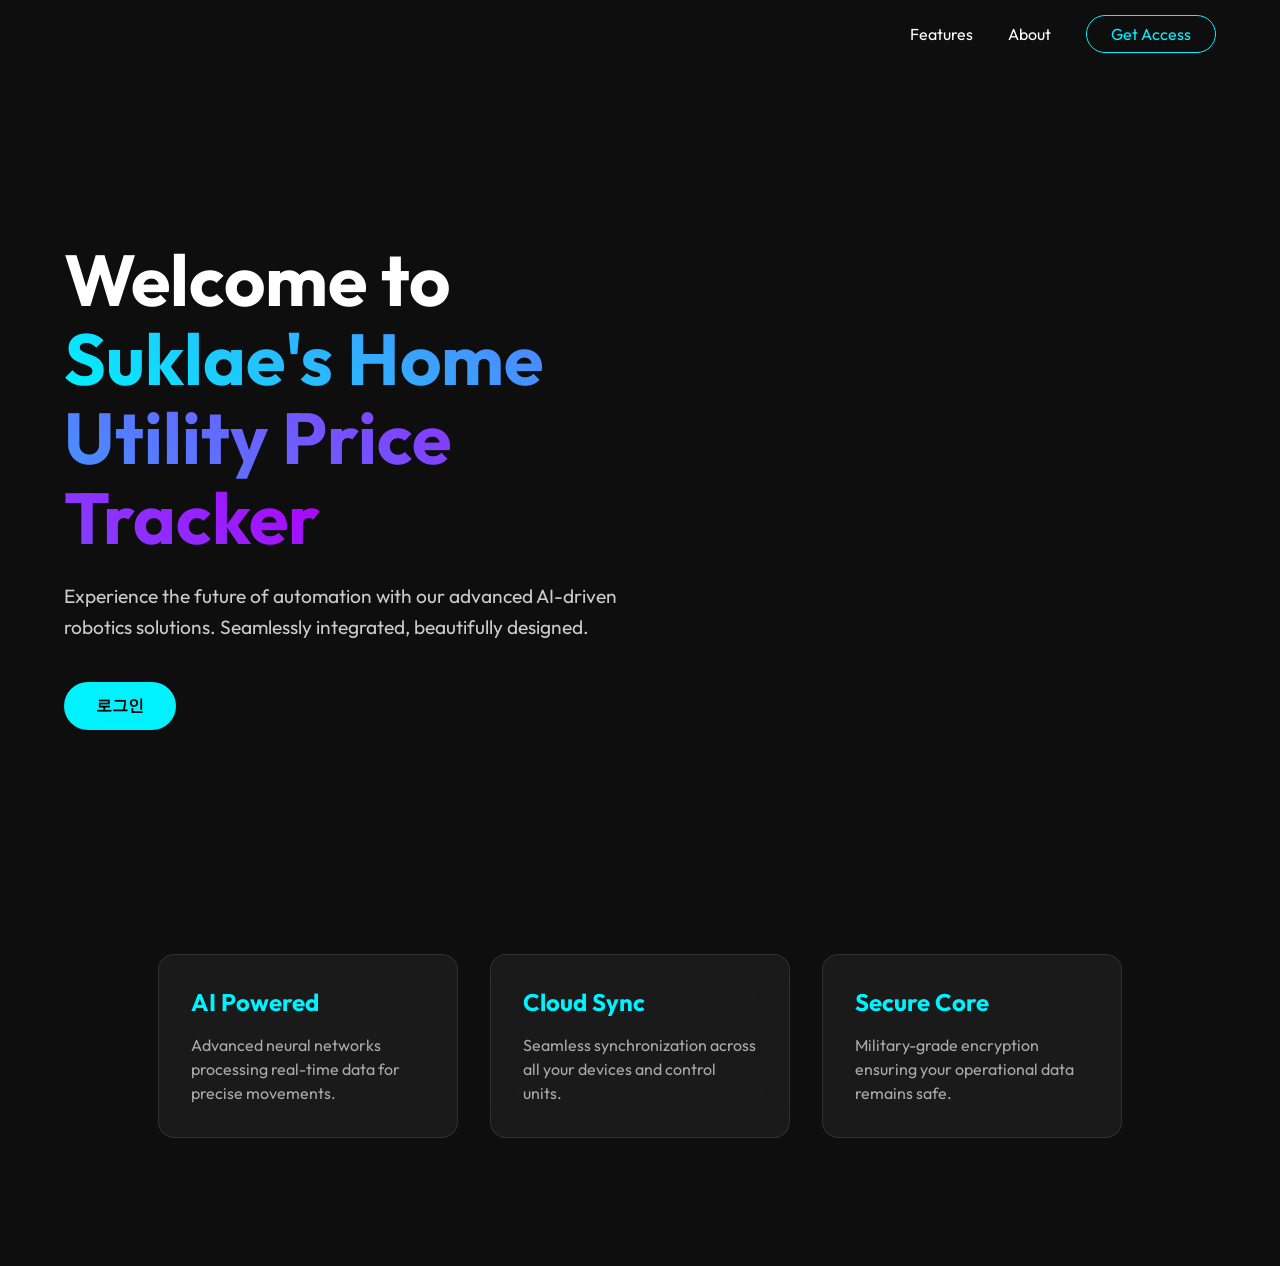
<file: Antigravitiy_Project/landing-page-robot/index.html>
<!DOCTYPE html>
<html lang="en">

<head>
    <meta charset="UTF-8">
    <meta name="viewport" content="width=device-width, initial-scale=1.0">
    <title>Robot AI - Future Tech</title>
    <link rel="preconnect" href="https://fonts.googleapis.com">
    <link rel="preconnect" href="https://fonts.gstatic.com" crossorigin>
    <link href="https://fonts.googleapis.com/css2?family=Outfit:wght@300;400;600;700&display=swap" rel="stylesheet">
    <link rel="stylesheet" href="style.css">
</head>

<body>
    <nav class="navbar">
        <div class="nav-links">
            <a href="#features">Features</a>
            <a href="#about">About</a>
            <a href="#contact" class="btn-primary">Get Access</a>
        </div>
    </nav>

    <main>
        <section class="hero">
            <div class="hero-content">
                <h1>Welcome to <br><span class="gradient-text">Suklae's Home Utility Price Tracker</span></h1>
                <p>Experience the future of automation with our advanced AI-driven robotics solutions. Seamlessly
                    integrated, beautifully designed.</p>
                <div class="cta-group">
                    <button class="btn-primary">로그인</button>
                </div>
            </div>
            <div class="spline-container">
                <iframe src='https://my.spline.design/r4xbot-Eh40QDkikcEogtX8UA2VpP3S/' frameborder='0' width='100%'
                    height='100%'></iframe>
            </div>
        </section>

        <section class="features" id="features">
            <div class="feature-card">
                <h3>AI Powered</h3>
                <p>Advanced neural networks processing real-time data for precise movements.</p>
            </div>
            <div class="feature-card">
                <h3>Cloud Sync</h3>
                <p>Seamless synchronization across all your devices and control units.</p>
            </div>
            <div class="feature-card">
                <h3>Secure Core</h3>
                <p>Military-grade encryption ensuring your operational data remains safe.</p>
            </div>
        </section>
    </main>

    <div id="loginModal" class="modal">
        <div class="modal-content">
            <span class="close-btn">&times;</span>
            <h2>Login</h2>
            <form id="loginForm">
                <div class="form-group">
                    <label for="username">ID</label>
                    <input type="text" id="username" name="username" value="suklae" placeholder="Enter your ID">
                </div>
                <div class="form-group">
                    <label for="password">Password</label>
                    <div class="password-wrapper">
                        <input type="password" id="password" name="password" placeholder="Enter your Password">
                        <span id="passwordToggle" class="password-toggle">
                            <svg viewBox="0 0 24 24" fill="none" stroke="currentColor" stroke-width="2"
                                stroke-linecap="round" stroke-linejoin="round" class="eye-icon">
                                <path d="M1 12s4-8 11-8 11 8 11 8-4 8-11 8-11-8-11-8z"></path>
                                <circle cx="12" cy="12" r="3"></circle>
                            </svg>
                        </span>
                    </div>
                </div>
                <div id="loginError" class="error-msg"></div>
                <button type="submit" class="btn-primary">Submit</button>
            </form>
        </div>
    </div>

    <script src="script.js"></script>
</body>

</html>
</file>
<file: Antigravitiy_Project/landing-page-robot/style.css>
:root {
    --bg-color: #0e0e0e;
    --text-color: #ffffff;
    --primary-color: #00f2ff;
    --secondary-color: #b000ff;
    --glass-bg: rgba(255, 255, 255, 0.05);
    --glass-border: rgba(255, 255, 255, 0.1);
    --font-main: 'Outfit', sans-serif;
}

* {
    margin: 0;
    padding: 0;
    box-sizing: border-box;
}

body {
    background-color: var(--bg-color);
    color: var(--text-color);
    font-family: var(--font-main);
    overflow-x: hidden;
}

.navbar {
    display: flex;
    justify-content: flex-end;
    align-items: center;
    padding: 1.5rem 5%;
    position: fixed;
    width: 100%;
    top: 0;
    z-index: 1000;
    backdrop-filter: blur(10px);
    background: rgba(14, 14, 14, 0.5);
}

.logo {
    font-size: 1.5rem;
    font-weight: 700;
    letter-spacing: 1px;
}

.highlight {
    color: var(--primary-color);
}

.nav-links a {
    color: var(--text-color);
    text-decoration: none;
    margin-left: 2rem;
    font-weight: 400;
    transition: color 0.3s;
}

.nav-links a:hover {
    color: var(--primary-color);
}

.nav-links .btn-primary {
    background: transparent;
    border: 1px solid var(--primary-color);
    padding: 0.5rem 1.5rem;
    border-radius: 2rem;
    color: var(--primary-color);
}

.nav-links .btn-primary:hover {
    background: var(--primary-color);
    color: #000;
}

main {
    padding-top: 80px;
}

.hero {
    display: flex;
    align-items: center;
    justify-content: space-between;
    height: 90vh;
    padding: 0 5%;
    position: relative;
}

.hero-content {
    flex: 1;
    z-index: 2;
    max-width: 600px;
}

.hero h1 {
    font-size: 4.5rem;
    line-height: 1.1;
    margin-bottom: 1.5rem;
}

.gradient-text {
    background: linear-gradient(45deg, var(--primary-color), var(--secondary-color));
    -webkit-background-clip: text;
    background-clip: text;
    -webkit-text-fill-color: transparent;
}

.hero p {
    font-size: 1.2rem;
    color: #cccccc;
    margin-bottom: 2.5rem;
    line-height: 1.6;
}

.cta-group {
    display: flex;
    gap: 1rem;
}

button {
    cursor: pointer;
    font-family: var(--font-main);
    font-size: 1rem;
    padding: 0.8rem 2rem;
    border-radius: 2rem;
    border: none;
    transition: all 0.3s ease;
}

.btn-primary {
    background: var(--primary-color);
    color: #000;
    font-weight: 600;
}

.btn-primary:hover {
    box-shadow: 0 0 20px rgba(0, 242, 255, 0.4);
    transform: translateY(-2px);
}

.btn-secondary {
    background: transparent;
    border: 1px solid rgba(255, 255, 255, 0.3);
    color: #fff;
}

.btn-secondary:hover {
    border-color: #fff;
    background: rgba(255, 255, 255, 0.1);
}

.spline-container {
    position: absolute;
    right: -10%;
    top: 50%;
    transform: translateY(-50%);
    width: 65%;
    height: 100%;
    z-index: 1;
}

.features {
    display: flex;
    justify-content: center;
    gap: 2rem;
    padding: 4rem 5%;
    margin-bottom: 4rem;
    position: relative;
    z-index: 2;
}

.feature-card {
    background: var(--glass-bg);
    border: 1px solid var(--glass-border);
    padding: 2rem;
    border-radius: 1rem;
    backdrop-filter: blur(20px);
    width: 300px;
    transition: transform 0.3s ease;
}

.feature-card:hover {
    transform: translateY(-10px);
    background: rgba(255, 255, 255, 0.08);
}

.feature-card h3 {
    font-size: 1.5rem;
    margin-bottom: 1rem;
    color: var(--primary-color);
}

.feature-card p {
    color: #aaa;
    line-height: 1.5;
}

@media (max-width: 900px) {
    .hero {
        flex-direction: column;
        justify-content: center;
        text-align: center;
        height: auto;
        padding-top: 4rem;
    }

    .spline-container {
        position: relative;
        width: 100%;
        height: 500px;
        right: 0;
        top: 0;
        transform: none;
        margin-top: 2rem;
    }

    .hero-content {
        margin: 0 auto;
    }

    .hero h1 {
        font-size: 3rem;
    }

    .cta-group {
        justify-content: center;
    }

    .features {
        flex-direction: column;
        align-items: center;
    }
}

/* Modal Styles */
.modal {
    display: none;
    position: fixed;
    z-index: 2000;
    left: 0;
    top: 0;
    width: 100%;
    height: 100%;
    overflow: auto;
    background-color: rgba(0, 0, 0, 0.7);
    backdrop-filter: blur(5px);
    justify-content: center;
    align-items: center;
}

.modal-content {
    background: rgba(20, 20, 20, 0.9);
    border: 1px solid var(--primary-color);
    margin: 15% auto;
    padding: 3rem;
    width: 90%;
    max-width: 400px;
    border-radius: 1rem;
    box-shadow: 0 0 30px rgba(0, 242, 255, 0.2);
    position: relative;
    animation: fadeIn 0.4s ease-out;
}

@keyframes fadeIn {
    from {
        opacity: 0;
        transform: scale(0.9);
    }

    to {
        opacity: 1;
        transform: scale(1);
    }
}

.close-btn {
    color: #aaa;
    float: right;
    font-size: 28px;
    font-weight: bold;
    cursor: pointer;
    position: absolute;
    right: 20px;
    top: 10px;
    transition: color 0.3s;
}

.close-btn:hover,
.close-btn:focus {
    color: var(--primary-color);
    text-decoration: none;
    cursor: pointer;
}

.modal h2 {
    text-align: center;
    margin-bottom: 2rem;
    color: var(--primary-color);
}

.form-group {
    margin-bottom: 1.5rem;
}

.form-group label {
    display: block;
    margin-bottom: 0.5rem;
    color: #ccc;
    font-size: 0.9rem;
}

.form-group input {
    width: 100%;
    padding: 0.8rem;
    background: rgba(255, 255, 255, 0.05);
    border: 1px solid rgba(255, 255, 255, 0.1);
    color: #fff;
    border-radius: 0.5rem;
    font-family: var(--font-main);
}

.form-group input:focus {
    outline: none;
    border-color: var(--primary-color);
}

.password-wrapper {
    position: relative;
    display: flex;
    align-items: center;
}

.password-wrapper input {
    padding-right: 3rem !important;
}

.password-toggle {
    position: absolute;
    right: 1rem;
    cursor: pointer;
    color: #666;
    display: flex;
    align-items: center;
    transition: color 0.3s;
}

.password-toggle:hover {
    color: var(--primary-color);
}

.eye-icon {
    width: 20px;
    height: 20px;
}

.modal .btn-primary {
    width: 100%;
    margin-top: 1rem;
    font-size: 1.1rem;
}

.error-msg {
    color: #ff4a4a;
    font-size: 0.85rem;
    margin-bottom: 1rem;
    text-align: center;
    display: none;
    animation: shake 0.3s ease-in-out;
}

@keyframes shake {

    0%,
    100% {
        transform: translateX(0);
    }

    25% {
        transform: translateX(-5px);
    }

    75% {
        transform: translateX(5px);
    }
}
</file>
